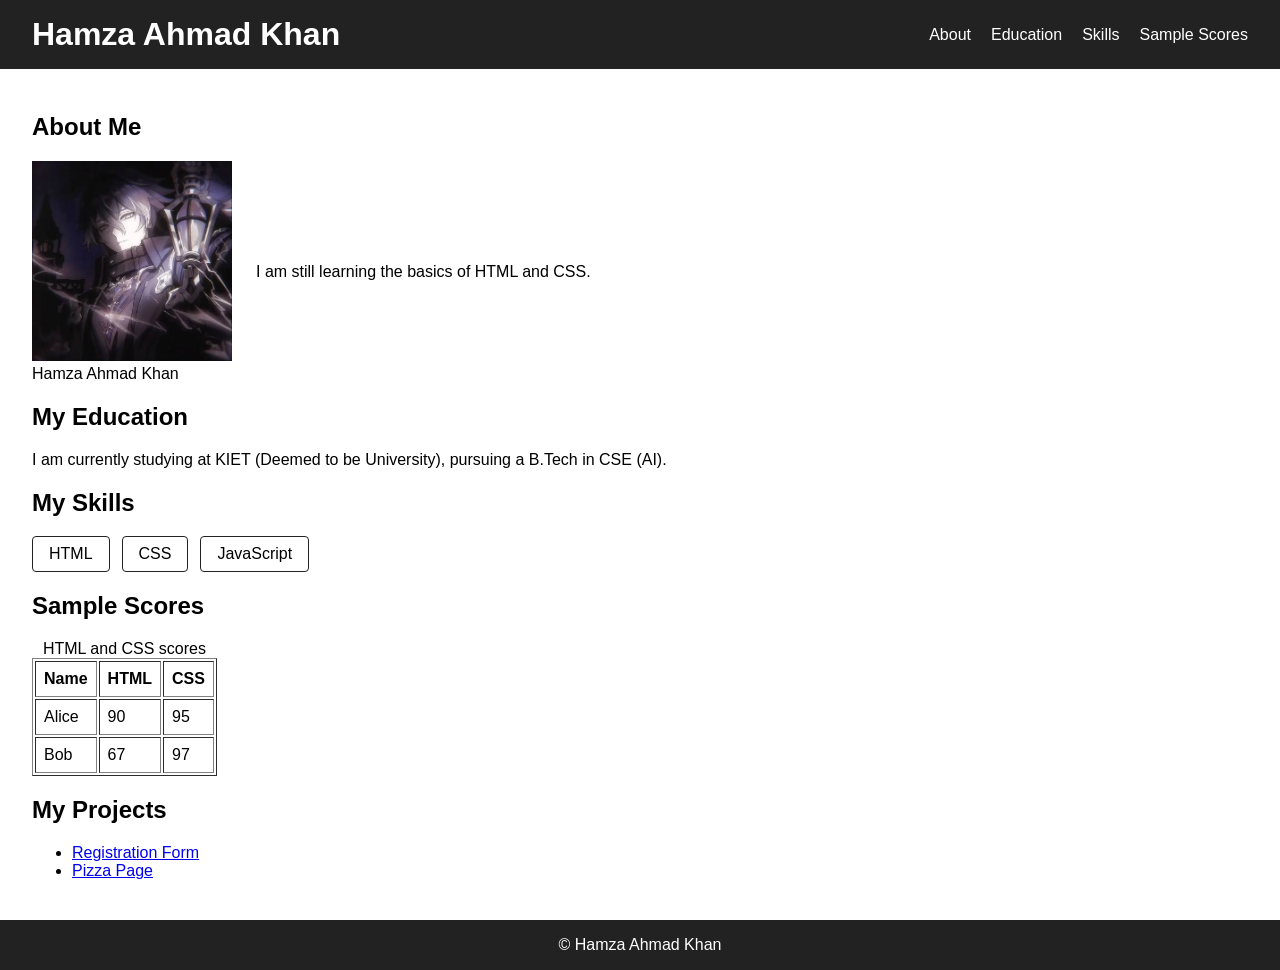
<file: index.html>
<!DOCTYPE html>
<html lang="en">
<head>
    <meta charset="UTF-8">
    <meta name="viewport" content="width=device-width, initial-scale=1.0">
    <title>Hamza Ahmad Khan | Portfolio</title>
    <style>
        * {
            box-sizing: border-box;
        }

        /* Page layout: header on top, footer pushed to the bottom */
        body {
            font-family: Arial, sans-serif;
            margin: 0;
            min-height: 100vh;
            display: flex;
            flex-direction: column;
        }

        /* Header: name on the left, navbar on the right */
        header {
            display: flex;
            justify-content: space-between;
            align-items: center;
            flex-wrap: wrap;
            gap: 12px;
            padding: 16px 32px;
            background: #222;
            color: white;
        }

        header h1 {
            margin: 0;
        }

        /* Navbar: list items in a row */
        nav ul {
            display: flex;
            gap: 20px;
            list-style: none;
            margin: 0;
            padding: 0;
        }

        nav a {
            color: white;
            text-decoration: none;
        }

        nav a:hover {
            text-decoration: underline;
        }

        /* Main takes up all the leftover space */
        main {
            flex: 1;
            padding: 24px 32px;
        }

        /* About: picture and text side by side */
        .about-content {
            display: flex;
            align-items: center;
            flex-wrap: wrap;
            gap: 24px;
        }

        figure {
            margin: 0;
        }

        /* Skills: shown as a row of boxes */
        #skills ul {
            display: flex;
            gap: 12px;
            list-style: none;
            padding: 0;
        }

        #skills li {
            padding: 8px 16px;
            border: 1px solid #222;
            border-radius: 4px;
        }

        footer {
            text-align: center;
            padding: 16px;
            background: #222;
            color: white;
        }

        footer p {
            margin: 0;
        }
    </style>
</head>
<body>

    <header>
        <h1>Hamza Ahmad Khan</h1>
        <nav>
            <ul>
                <li><a href="#about">About</a></li>
                <li><a href="#education">Education</a></li>
                <li><a href="#skills">Skills</a></li>
                <li><a href="#scores">Sample Scores</a></li>
            </ul>
        </nav>
    </header>

    <main>

        <section id="about">
            <h2>About Me</h2>
            <div class="about-content">
                <figure>
                    <img src="fli.jpg" alt="Profile picture of Hamza Ahmad Khan" width="200">
                    <figcaption>Hamza Ahmad Khan</figcaption>
                </figure>
                <p>I am still learning the basics of HTML and CSS.</p>
            </div>
        </section>

        <section id="education">
            <h2>My Education</h2>
            <p>
                I am currently studying at KIET (Deemed to be University),
                pursuing a B.Tech in CSE (AI).
            </p>
        </section>

        <section id="skills">
            <h2>My Skills</h2>
            <ul>
                <li>HTML</li>
                <li>CSS</li>
                <li>JavaScript</li>
            </ul>
        </section>

        <section id="scores">
            <h2>Sample Scores</h2>
            <table border="1" cellpadding="8">
                <caption>HTML and CSS scores</caption>
                <thead>
                    <tr>
                        <th scope="col">Name</th>
                        <th scope="col">HTML</th>
                        <th scope="col">CSS</th>
                    </tr>
                </thead>
                <tbody>
                    <tr>
                        <td>Alice</td>
                        <td>90</td>
                        <td>95</td>
                    </tr>
                    <tr>
                        <td>Bob</td>
                        <td>67</td>
                        <td>97</td>
                    </tr>
                </tbody>
            </table>
        </section>
        
        <section id="projects">
            <h2>My Projects</h2>
            <ul>
                <li><a href="layout/registration.html">Registration Form</a></li>
                <li><a href="layout/pizza/index.html">Pizza Page</a></li>
            </ul>
        </section>

    </main>
    </main>

    <footer>
        <p>&copy; Hamza Ahmad Khan</p>
    </footer>

</body>
</html>
</file>
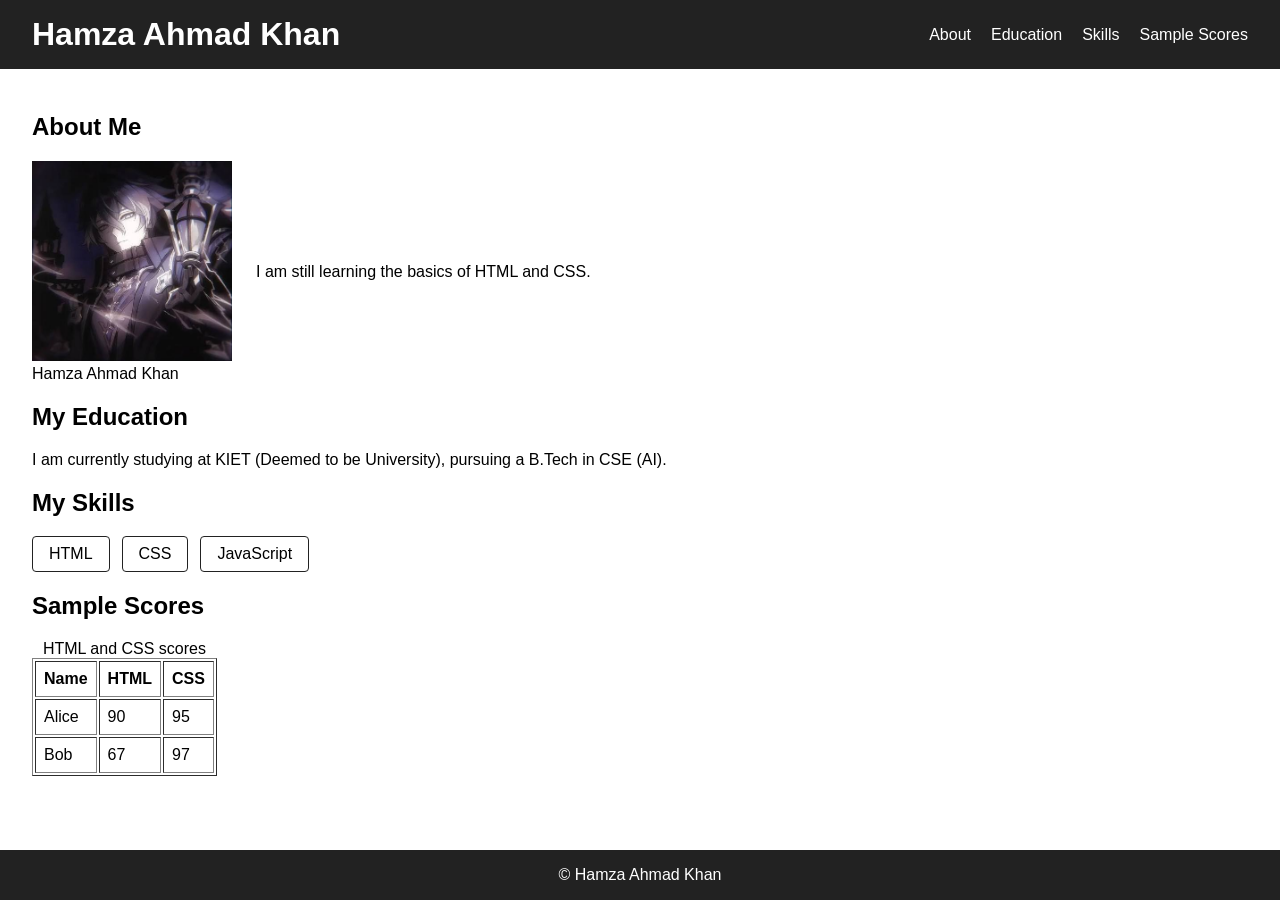
<file: layout/index.html>
<!DOCTYPE html>
<html lang="en">
<head>
    <meta charset="UTF-8">
    <meta name="viewport" content="width=device-width, initial-scale=1.0">
    <title>Hamza Ahmad Khan | Portfolio</title>
    <style>
        * {
            box-sizing: border-box;
        }

                body {
            font-family: Arial, sans-serif;
            margin: 0;
            min-height: 100vh;
            display: flex;
            flex-direction: column;
        }

                header {
            display: flex;
            justify-content: space-between;
            align-items: center;
            flex-wrap: wrap;
            gap: 12px;
            padding: 16px 32px;
            background: #222;
            color: white;
        }

        header h1 {
            margin: 0;
        }

                nav ul {
            display: flex;
            gap: 20px;
            list-style: none;
            margin: 0;
            padding: 0;
        }

        nav a {
            color: white;
            text-decoration: none;
        }

        nav a:hover {
            text-decoration: underline;
        }

                main {
            flex: 1;
            padding: 24px 32px;
        }

                .about-content {
            display: flex;
            align-items: center;
            flex-wrap: wrap;
            gap: 24px;
        }

        figure {
            margin: 0;
        }

        #skills ul {
            display: flex;
            gap: 12px;
            list-style: none;
            padding: 0;
        }

        #skills li {
            padding: 8px 16px;
            border: 1px solid #222;
            border-radius: 4px;
        }

        footer {
            text-align: center;
            padding: 16px;
            background: #222;
            color: white;
        }

        footer p {
            margin: 0;
        }
    </style>
</head>
<body>

    <header>
        <h1>Hamza Ahmad Khan</h1>
        <nav>
            <ul>
                <li><a href="#about">About</a></li>
                <li><a href="#education">Education</a></li>
                <li><a href="#skills">Skills</a></li>
                <li><a href="#scores">Sample Scores</a></li>
            </ul>
        </nav>
    </header>

    <main>

        <section id="about">
            <h2>About Me</h2>
            <div class="about-content">
                <figure>
                    <img src="fli.jpg" alt="Profile picture of Hamza Ahmad Khan" width="200">
                    <figcaption>Hamza Ahmad Khan</figcaption>
                </figure>
                <p>I am still learning the basics of HTML and CSS.</p>
            </div>
        </section>

        <section id="education">
            <h2>My Education</h2>
            <p>
                I am currently studying at KIET (Deemed to be University),
                pursuing a B.Tech in CSE (AI).
            </p>
        </section>

        <section id="skills">
            <h2>My Skills</h2>
            <ul>
                <li>HTML</li>
                <li>CSS</li>
                <li>JavaScript</li>
            </ul>
        </section>

        <section id="scores">
            <h2>Sample Scores</h2>
            <table border="1" cellpadding="8">
                <caption>HTML and CSS scores</caption>
                <thead>
                    <tr>
                        <th scope="col">Name</th>
                        <th scope="col">HTML</th>
                        <th scope="col">CSS</th>
                    </tr>
                </thead>
                <tbody>
                    <tr>
                        <td>Alice</td>
                        <td>90</td>
                        <td>95</td>
                    </tr>
                    <tr>
                        <td>Bob</td>
                        <td>67</td>
                        <td>97</td>
                    </tr>
                </tbody>
            </table>
        </section>

    </main>

    <footer>
        <p>&copy; Hamza Ahmad Khan</p>
    </footer>

</body>
</html>
</file>
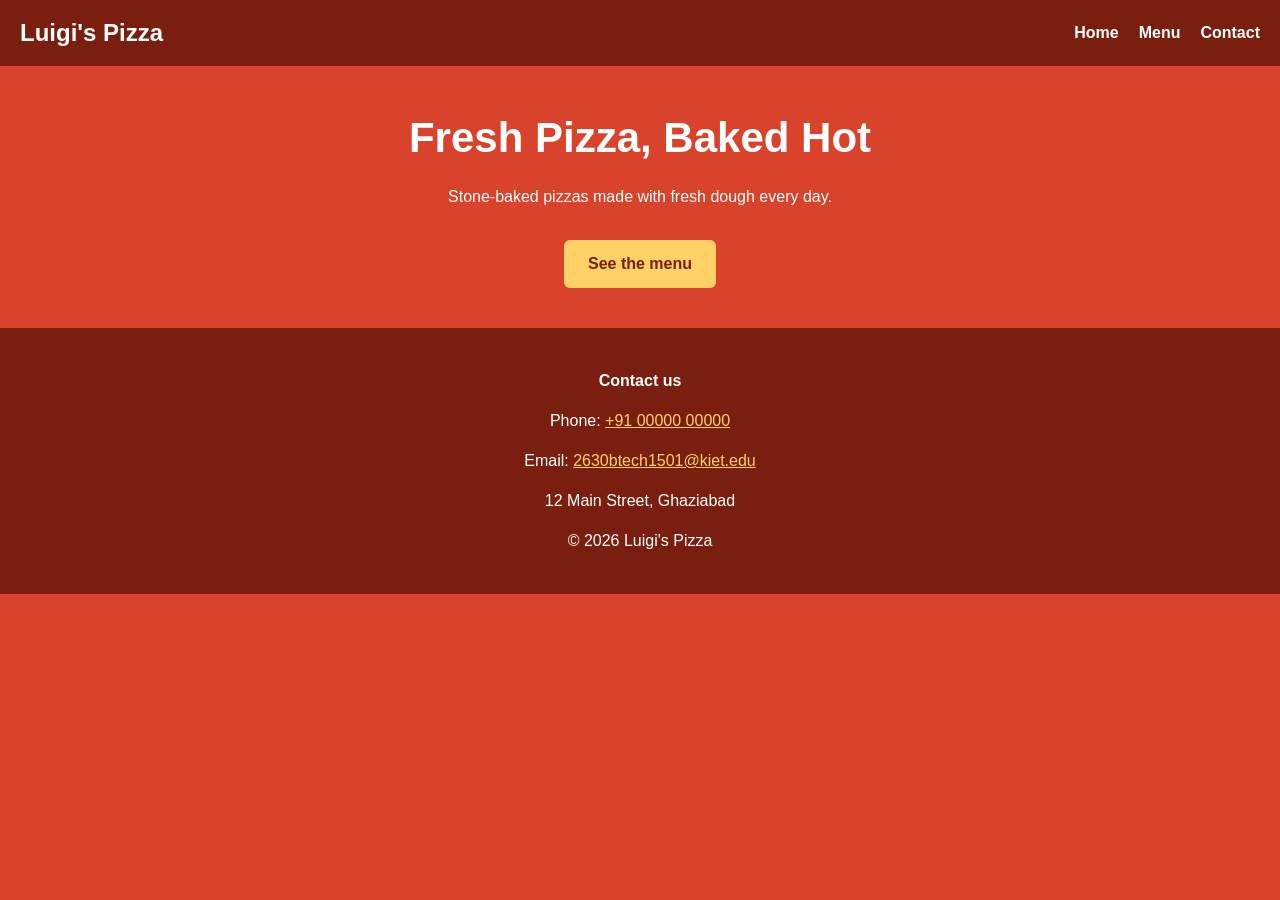
<file: layout/pizza/index.html>
<!DOCTYPE html>
<html lang="en">
<head>
  <meta charset="UTF-8">
  <meta name="viewport" content="width=device-width, initial-scale=1">
  <title>Luigi's Pizza</title>
  <link rel="stylesheet" href="style.css">
</head>
<body>

  <nav>
    <div class="logo">Luigi's Pizza</div>
    <ul>
      <li><a href="index.html">Home</a></li>
      <li><a href="menu.html">Menu</a></li>
      <li><a href="#contact">Contact</a></li>
    </ul>
  </nav>

  <header>
    <h1>Fresh Pizza, Baked Hot</h1>
    <p>Stone-baked pizzas made with fresh dough every day.</p>
    <a class="button" href="menu.html">See the menu</a>
  </header>

  <footer id="contact">
    <p><strong>Contact us</strong></p>
    <p>Phone: <a href="tel:+910000000000">+91 00000 00000</a></p>
    <p>Email: <a href="mailto:2630btech1501@kiet.edu">2630btech1501@kiet.edu</a></p>
    <p>12 Main Street, Ghaziabad</p>
    <p>&copy; 2026 Luigi's Pizza</p>
  </footer>

</body>
</html>
</file>
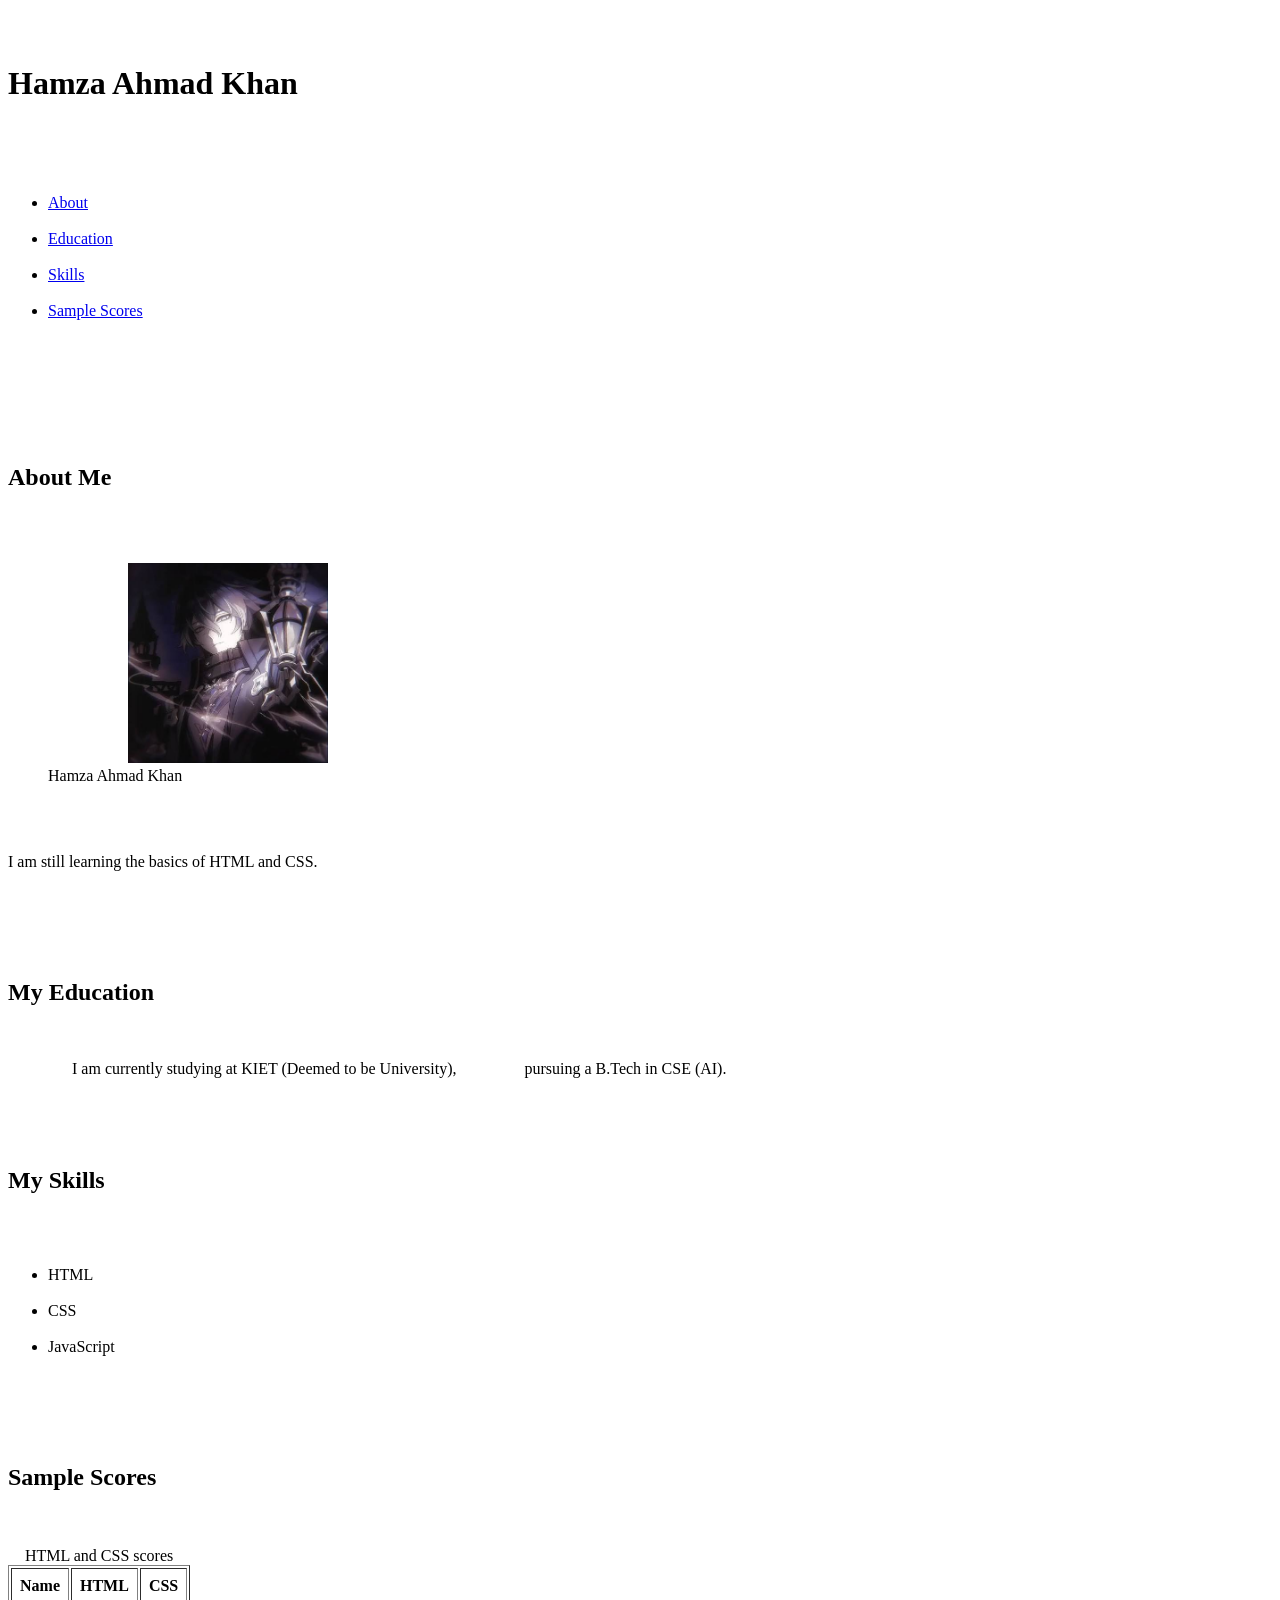
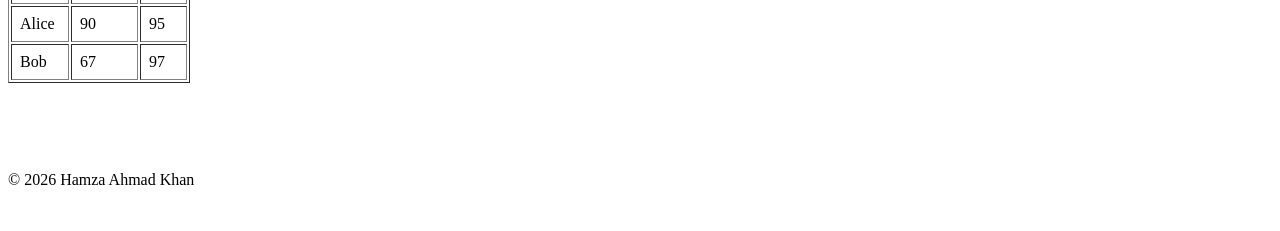
<file: resume.html>
<!DOCTYPE html>
<html lang="en">
<head>
    <meta charset="UTF-8">
    <meta name="viewport" content="width=device-width, initial-scale=1.0">
    <title>Hamza Ahmad Khan | Portfolio</title>
    <style>
        * {
            box-sizing: border-box;
        }

        /* Page layout: header on top, footer pushed to the bottom */
        body {
            font-family: Arial, sans-serif;
            margin: 0;
            min-height: 100vh;
            display: flex;
            flex-direction: column;
        }

        /* Header: name on the left, navbar on the right */
        header {
            display: flex;
            justify-content: space-between;
            align-items: center;
            flex-wrap: wrap;
            gap: 12px;
            padding: 16px 32px;
            background: #222;
            color: white;
        }

        header h1 {
            margin: 0;
        }

        /* Navbar: list items in a row */
        nav ul {
            display: flex;
            gap: 20px;
            list-style: none;
            margin: 0;
            padding: 0;
        }

        nav a {
            color: white;
            text-decoration: none;
        }

        nav a:hover {
            text-decoration: underline;
        }

        /* Main takes up all the leftover space */
        main {
            flex: 1;
            padding: 24px 32px;
        }

        /* About: picture and text side by side */
        .about-content {
            display: flex;
            align-items: center;
            flex-wrap: wrap;
            gap: 24px;
        }

        figure {
            margin: 0;
        }

        /* Skills: shown as a row of boxes */
        #skills ul {
            display: flex;
            gap: 12px;
            list-style: none;
            padding: 0;
        }

        #skills li {
            padding: 8px 16px;
            border: 1px solid #222;
            border-radius: 4px;
        }

        footer {
            text-align: center;
            padding: 16px;
            background: #222;
            color: white;
        }

        footer p {
            margin: 0;
        }
    </style>
</head>
<body>

    <header>
        <h1>Hamza Ahmad Khan</h1>
        <nav>
            <ul>
                <li><a href="#about">About</a></li>
                <li><a href="#education">Education</a></li>
                <li><a href="#skills">Skills</a></li>
                <li><a href="#scores">Sample Scores</a></li>
            </ul>
        </nav>
    </header>

    <main>

        <section id="about">
            <h2>About Me</h2>
            <div class="about-content">
                <figure>
                    <img src="fli.jpg" alt="Profile picture of Hamza Ahmad Khan" width="200">
                    <figcaption>Hamza Ahmad Khan</figcaption>
                </figure>
                <p>I am still learning the basics of HTML and CSS.</p>
            </div>
        </section>

        <section id="education">
            <h2>My Education</h2>
            <p>
                I am currently studying at KIET (Deemed to be University),
                pursuing a B.Tech in CSE (AI).
            </p>
        </section>

        <section id="skills">
            <h2>My Skills</h2>
            <ul>
                <li>HTML</li>
                <li>CSS</li>
                <li>JavaScript</li>
            </ul>
        </section>

        <section id="scores">
            <h2>Sample Scores</h2>
            <table border="1" cellpadding="8">
                <caption>HTML and CSS scores</caption>
                <thead>
                    <tr>
                        <th scope="col">Name</th>
                        <th scope="col">HTML</th>
                        <th scope="col">CSS</th>
                    </tr>
                </thead>
                <tbody>
                    <tr>
                        <td>Alice</td>
                        <td>90</td>
                        <td>95</td>
                    </tr>
                    <tr>
                        <td>Bob</td>
                        <td>67</td>
                        <td>97</td>
                    </tr>
                </tbody>
            </table>
        </section>

    </main>

    <footer>
        <p>&copy; 2026 Hamza Ahmad Khan</p>
    </footer>

</body>
</html>
</file>
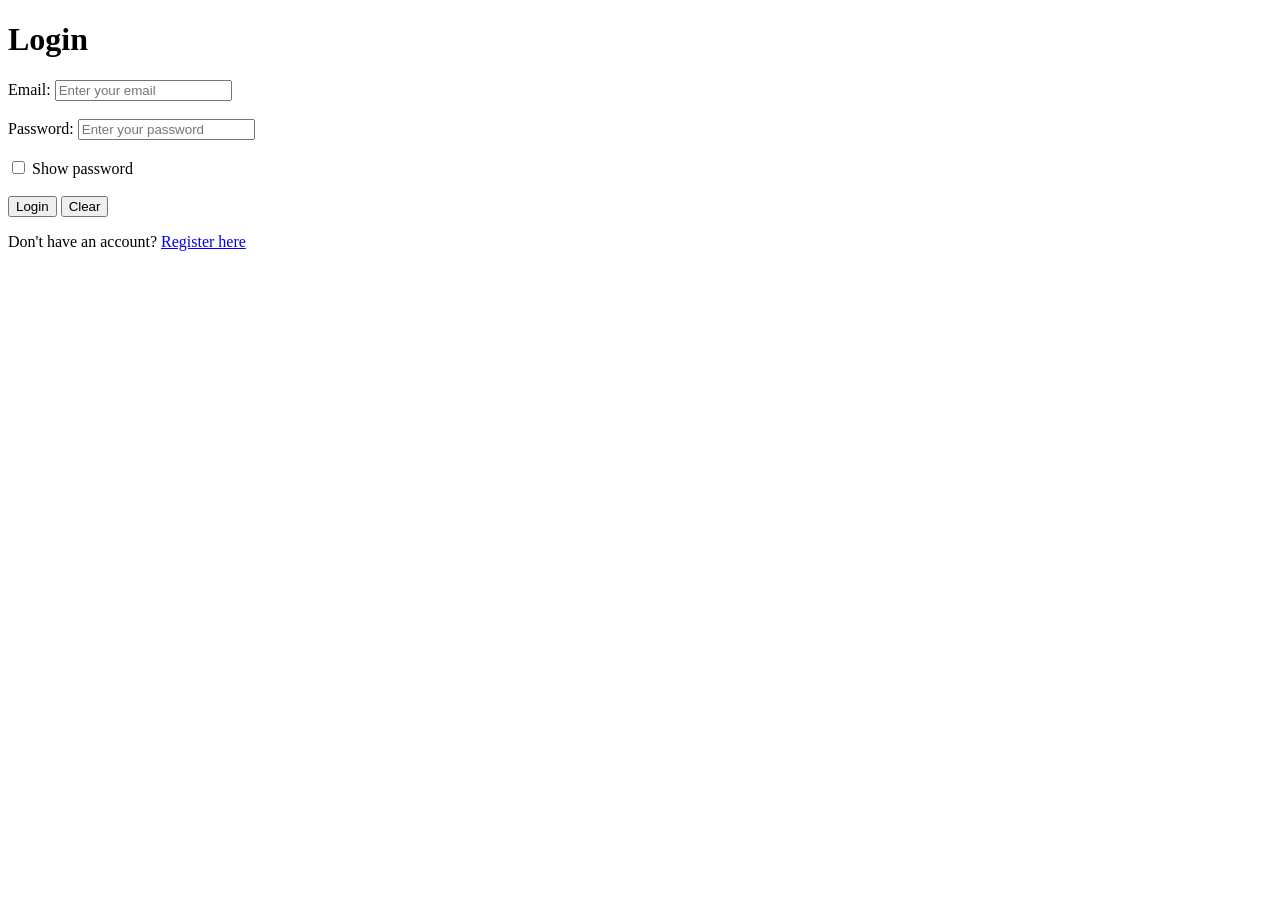
<file: layout/login only.html>
<!DOCTYPE html>
<html lang="en">
<head>
  <meta charset="UTF-8">
  <meta name="viewport" content="width=device-width, initial-scale=1.0">
  <title>Login</title>
</head>
<body>
  <h1>Login</h1>
  <form action="/login" method="POST">
    <label for="email">Email:</label>
    <input type="email" id="email" name="email" placeholder="Enter your email" required><br><br>
 
    <label for="password">Password:</label>
    <input type="password" id="password" name="password" placeholder="Enter your password" minlength="8" required><br><br>
 
    <input type="checkbox" id="show" onclick="togglePassword()">
    <label for="show">Show password</label><br><br>
 
    <input type="submit" value="Login">
    <input type="reset" value="Clear">
  </form>
 
  <p>Don't have an account? <a href="registration.html">Register here</a></p>
 
  <script>
    function togglePassword() {
      const pass = document.getElementById("password");
      pass.type = pass.type === "password" ? "text" : "password";
    }
  </script>
</body>
</html>
</file>
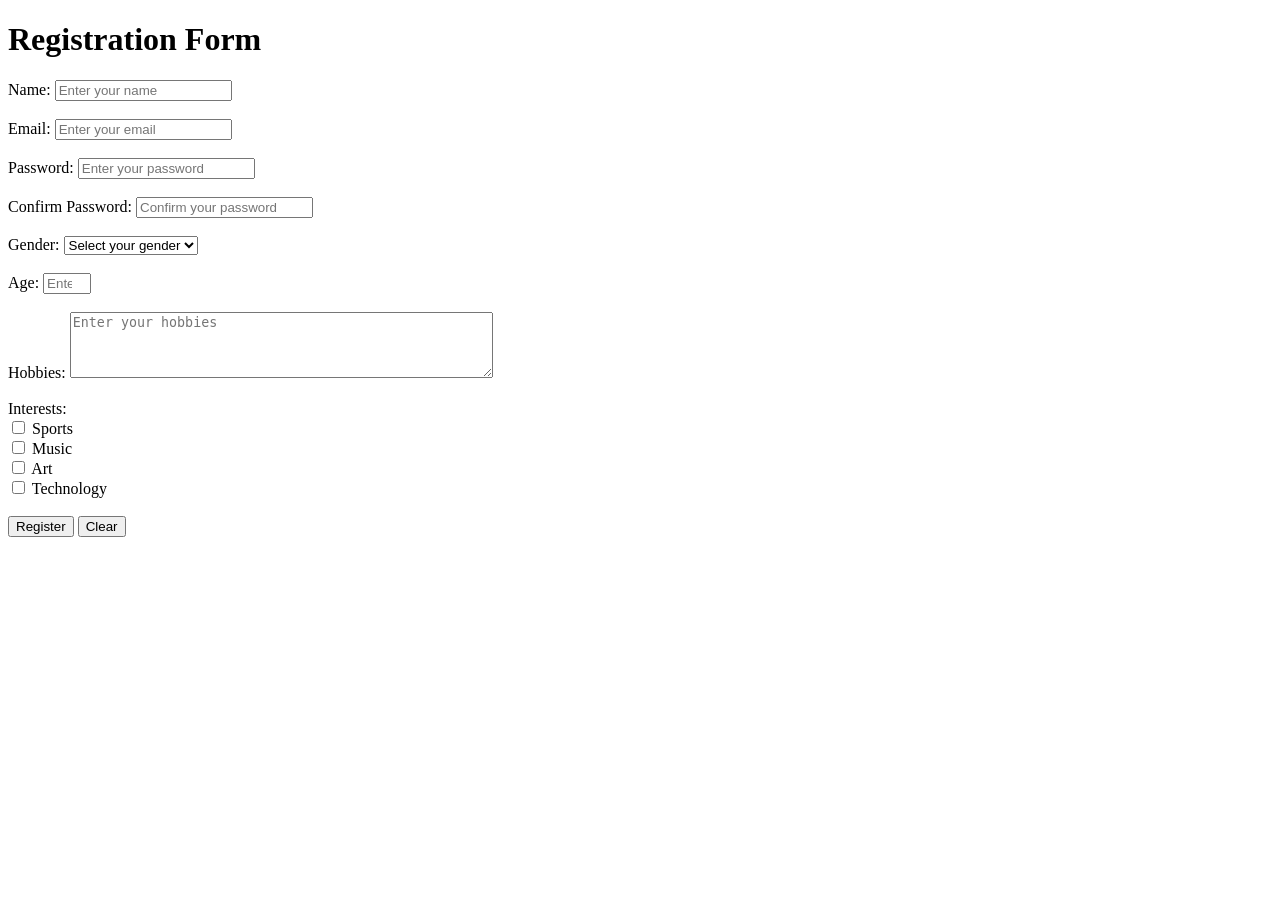
<file: layout/registration.html>
<!DOCTYPE html>
<html lang="en">
<head>
  <meta charset="UTF-8">
  <meta name="viewport" content="width=device-width, initial-scale=1.0">
  <title>Registration Form</title>
</head>
<body>
  <h1>Registration Form</h1>
  <form action="/submit" method="POST">
    <label for="name">Name:</label>
    <input type="text" id="name" name="name" placeholder="Enter your name" required><br><br>

    <label for="email">Email:</label>
    <input type="email" id="email" name="email" placeholder="Enter your email" required><br><br>

    <label for="password">Password:</label>
    <input type="password" id="password" name="password" placeholder="Enter your password" minlength="8" required><br><br>

    <label for="confirm">Confirm Password:</label>
    <input type="password" id="confirm" name="confirm" placeholder="Confirm your password" minlength="8" required><br><br>

    <label for="gender">Gender:</label>
    <select id="gender" name="gender" required>
      <option value="">Select your gender</option>
      <option value="male">Male</option>
      <option value="female">Female</option>
      <option value="other">Other</option>
    </select><br><br>

    <label for="age">Age:</label>
    <input type="number" id="age" name="age" placeholder="Enter your age" min="18" max="99" required><br><br>

    <label for="hobbies">Hobbies:</label>
    <textarea id="hobbies" name="hobbies" placeholder="Enter your hobbies" rows="4" cols="50" required></textarea><br><br>

    <label>Interests:</label><br>
    <input type="checkbox" id="sports" name="interests" value="sports">
    <label for="sports">Sports</label><br>
    <input type="checkbox" id="music" name="interests" value="music">
    <label for="music">Music</label><br>
    <input type="checkbox" id="art" name="interests" value="art">
    <label for="art">Art</label><br>
    <input type="checkbox" id="technology" name="interests" value="technology">
    <label for="technology">Technology</label><br><br>

    <input type="submit" value="Register">
    <input type="reset" value="Clear">
  </form>

  <script>
    document.querySelector("form").addEventListener("submit", function (e) {
      const pass = document.getElementById("password").value;
      const confirm = document.getElementById("confirm").value;
      if (pass !== confirm) {
        e.preventDefault();
        alert("Passwords do not match!");
      }
    });
  </script>
</body>
</html>
</file>
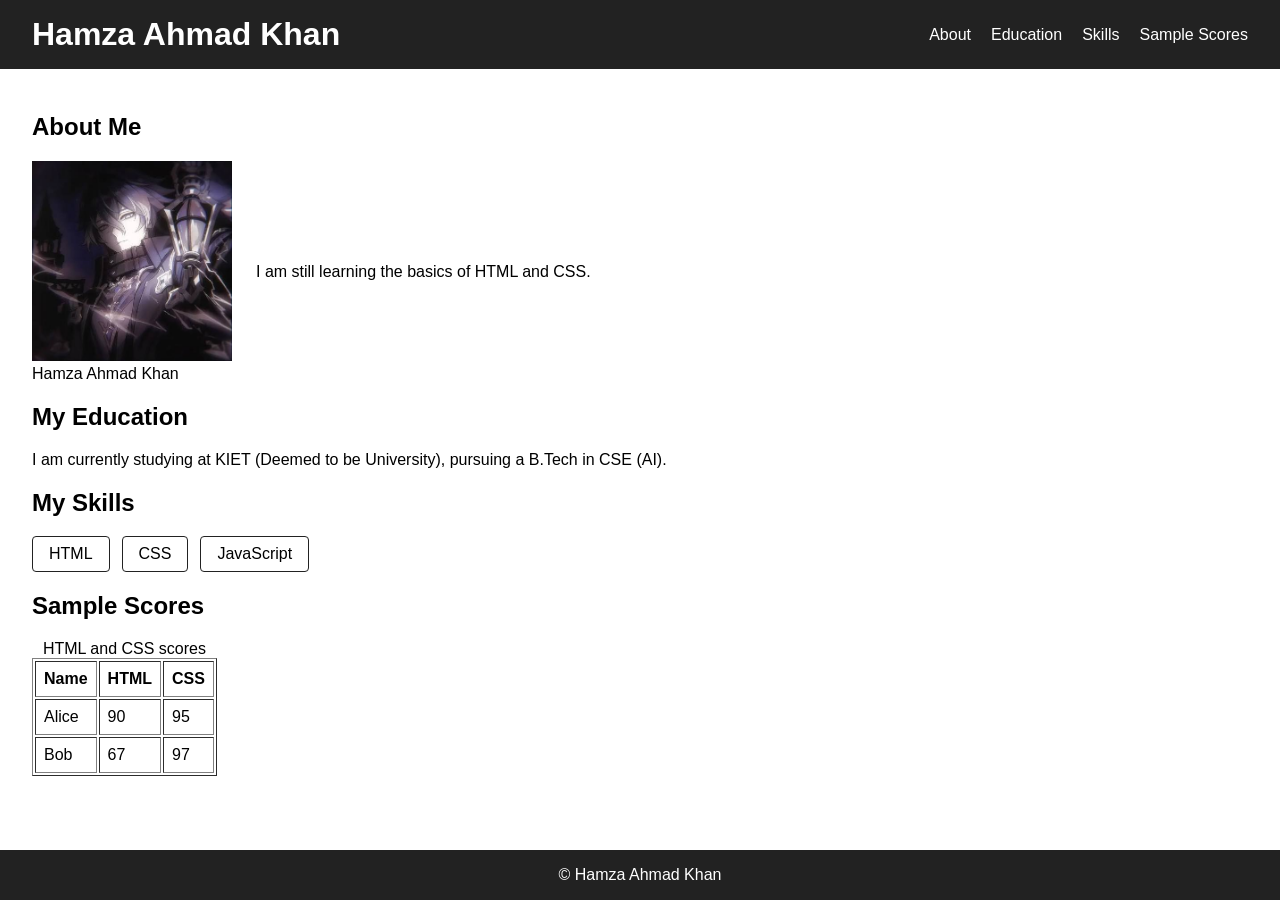
<file: layout/resume.html>
<!DOCTYPE html>
<html lang="en">
<head>
    <meta charset="UTF-8">
    <meta name="viewport" content="width=device-width, initial-scale=1.0">
    <title>Hamza Ahmad Khan | Portfolio</title>
    <style>
        * {
            box-sizing: border-box;
        }

        /* Page layout: header on top, footer pushed to the bottom */
        body {
            font-family: Arial, sans-serif;
            margin: 0;
            min-height: 100vh;
            display: flex;
            flex-direction: column;
        }

        /* Header: name on the left, navbar on the right */
        header {
            display: flex;
            justify-content: space-between;
            align-items: center;
            flex-wrap: wrap;
            gap: 12px;
            padding: 16px 32px;
            background: #222;
            color: white;
        }

        header h1 {
            margin: 0;
        }

        /* Navbar: list items in a row */
        nav ul {
            display: flex;
            gap: 20px;
            list-style: none;
            margin: 0;
            padding: 0;
        }

        nav a {
            color: white;
            text-decoration: none;
        }

        nav a:hover {
            text-decoration: underline;
        }

        /* Main takes up all the leftover space */
        main {
            flex: 1;
            padding: 24px 32px;
        }

        /* About: picture and text side by side */
        .about-content {
            display: flex;
            align-items: center;
            flex-wrap: wrap;
            gap: 24px;
        }

        figure {
            margin: 0;
        }

        /* Skills: shown as a row of boxes */
        #skills ul {
            display: flex;
            gap: 12px;
            list-style: none;
            padding: 0;
        }

        #skills li {
            padding: 8px 16px;
            border: 1px solid #222;
            border-radius: 4px;
        }

        footer {
            text-align: center;
            padding: 16px;
            background: #222;
            color: white;
        }

        footer p {
            margin: 0;
        }
    </style>
</head>
<body>

    <header>
        <h1>Hamza Ahmad Khan</h1>
        <nav>
            <ul>
                <li><a href="#about">About</a></li>
                <li><a href="#education">Education</a></li>
                <li><a href="#skills">Skills</a></li>
                <li><a href="#scores">Sample Scores</a></li>
            </ul>
        </nav>
    </header>

    <main>

        <section id="about">
            <h2>About Me</h2>
            <div class="about-content">
                <figure>
                    <img src="fli.jpg" alt="Profile picture of Hamza Ahmad Khan" width="200">
                    <figcaption>Hamza Ahmad Khan</figcaption>
                </figure>
                <p>I am still learning the basics of HTML and CSS.</p>
            </div>
        </section>

        <section id="education">
            <h2>My Education</h2>
            <p>
                I am currently studying at KIET (Deemed to be University),
                pursuing a B.Tech in CSE (AI).
            </p>
        </section>

        <section id="skills">
            <h2>My Skills</h2>
            <ul>
                <li>HTML</li>
                <li>CSS</li>
                <li>JavaScript</li>
            </ul>
        </section>

        <section id="scores">
            <h2>Sample Scores</h2>
            <table border="1" cellpadding="8">
                <caption>HTML and CSS scores</caption>
                <thead>
                    <tr>
                        <th scope="col">Name</th>
                        <th scope="col">HTML</th>
                        <th scope="col">CSS</th>
                    </tr>
                </thead>
                <tbody>
                    <tr>
                        <td>Alice</td>
                        <td>90</td>
                        <td>95</td>
                    </tr>
                    <tr>
                        <td>Bob</td>
                        <td>67</td>
                        <td>97</td>
                    </tr>
                </tbody>
            </table>
        </section>

    </main>

    <footer>
        <p>&copy; Hamza Ahmad Khan</p>
    </footer>

</body>
</html>
</file>
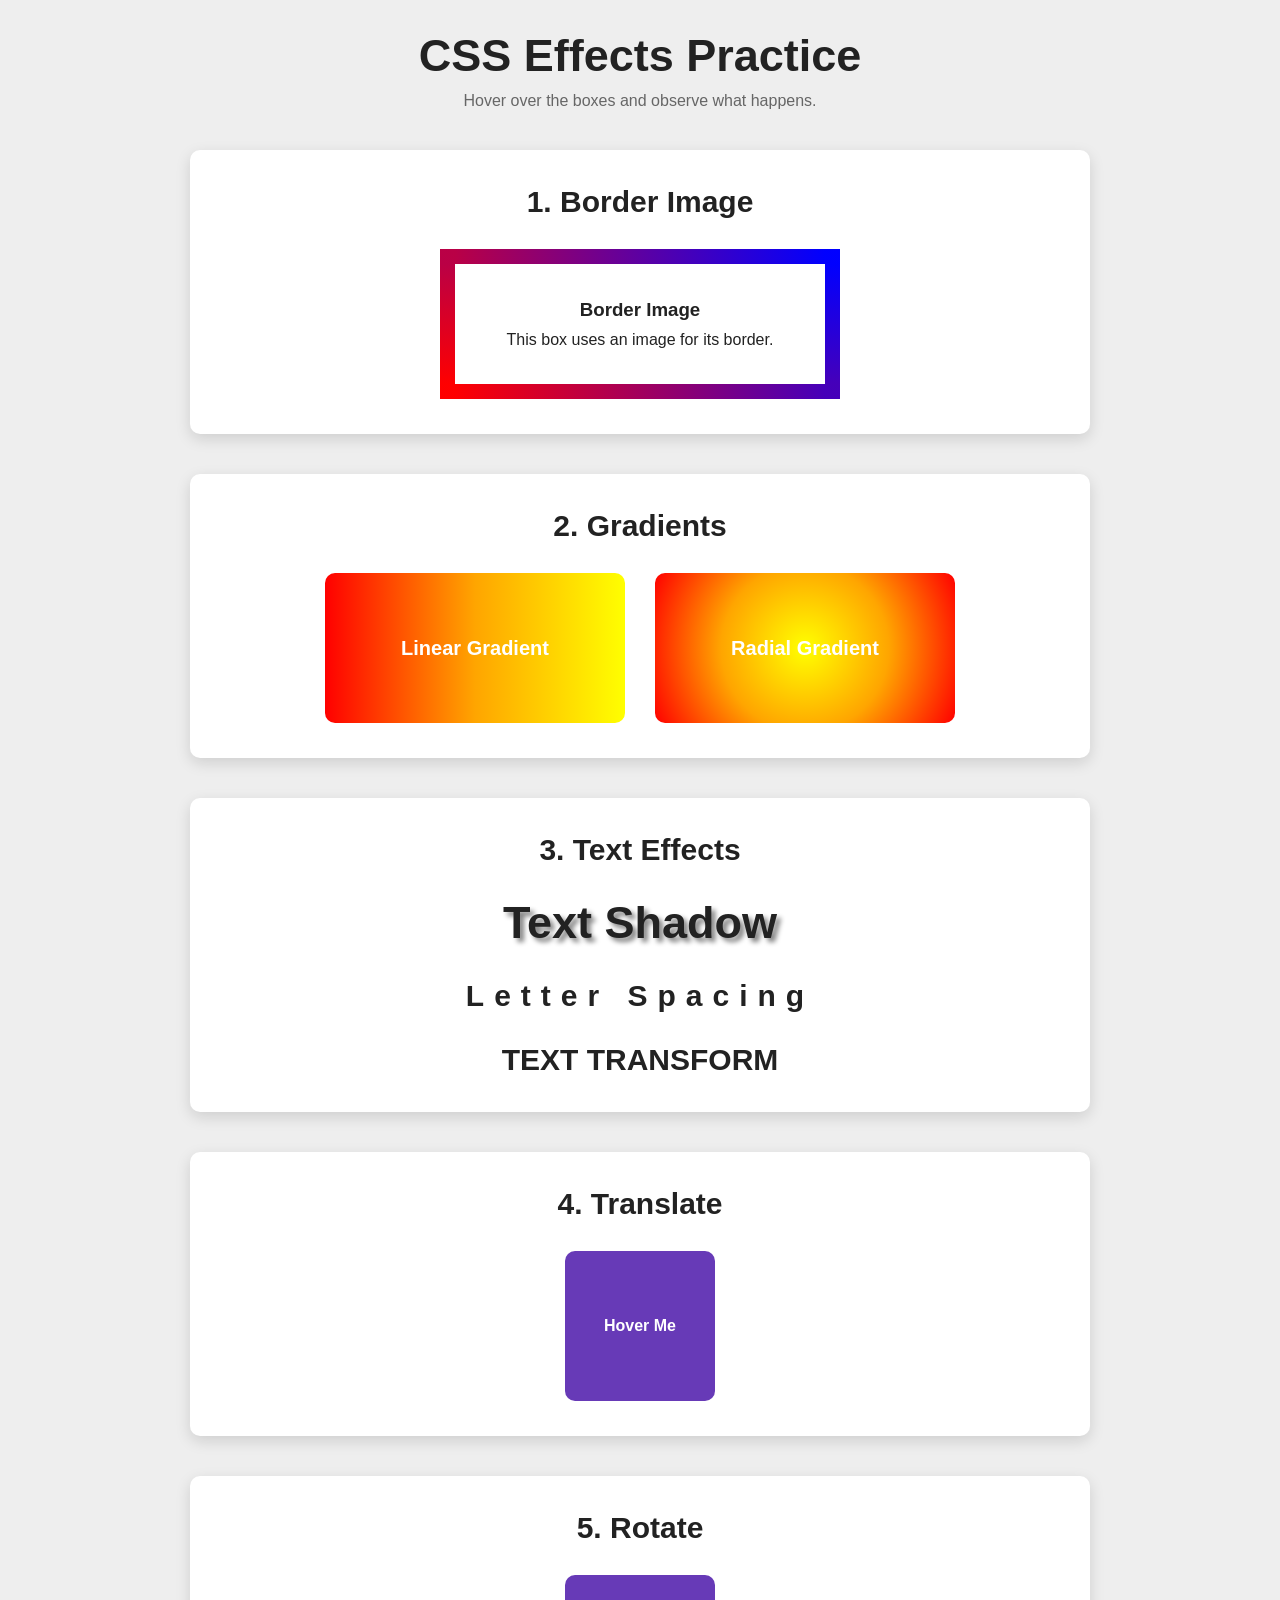
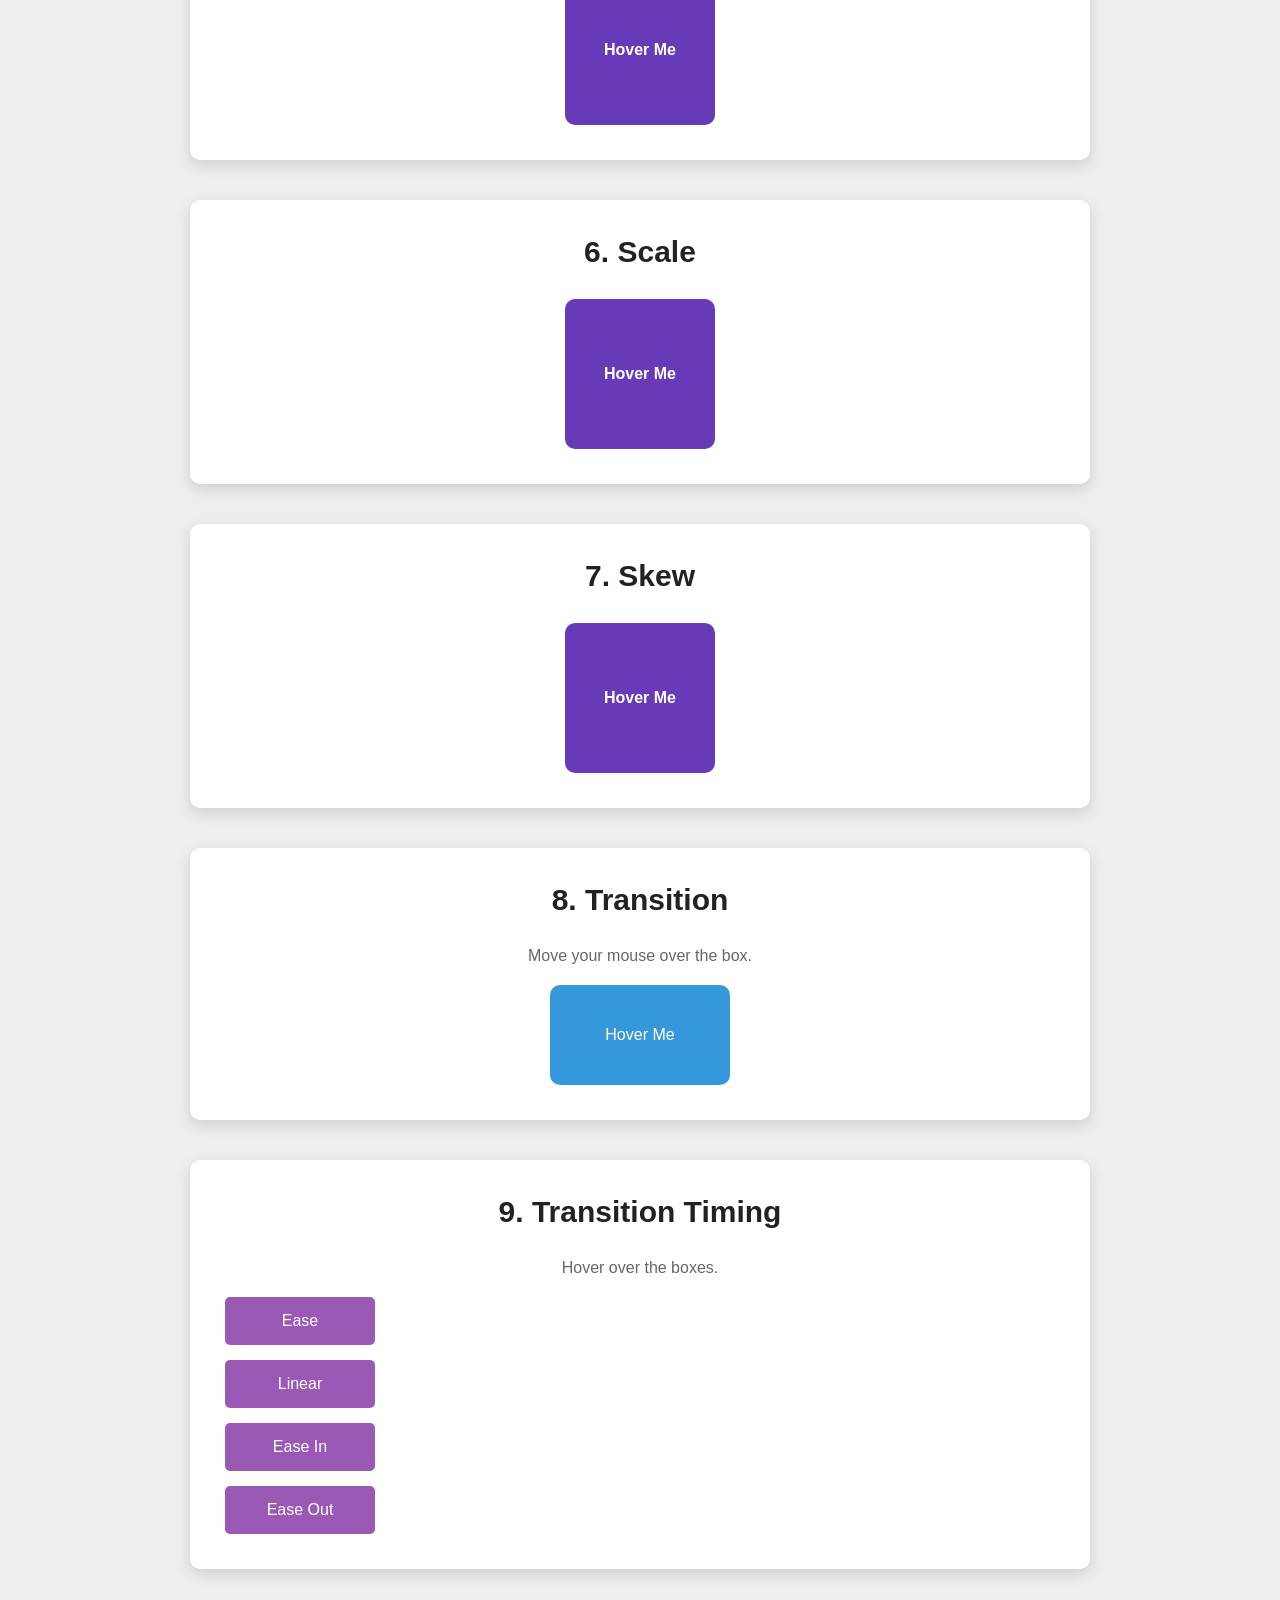
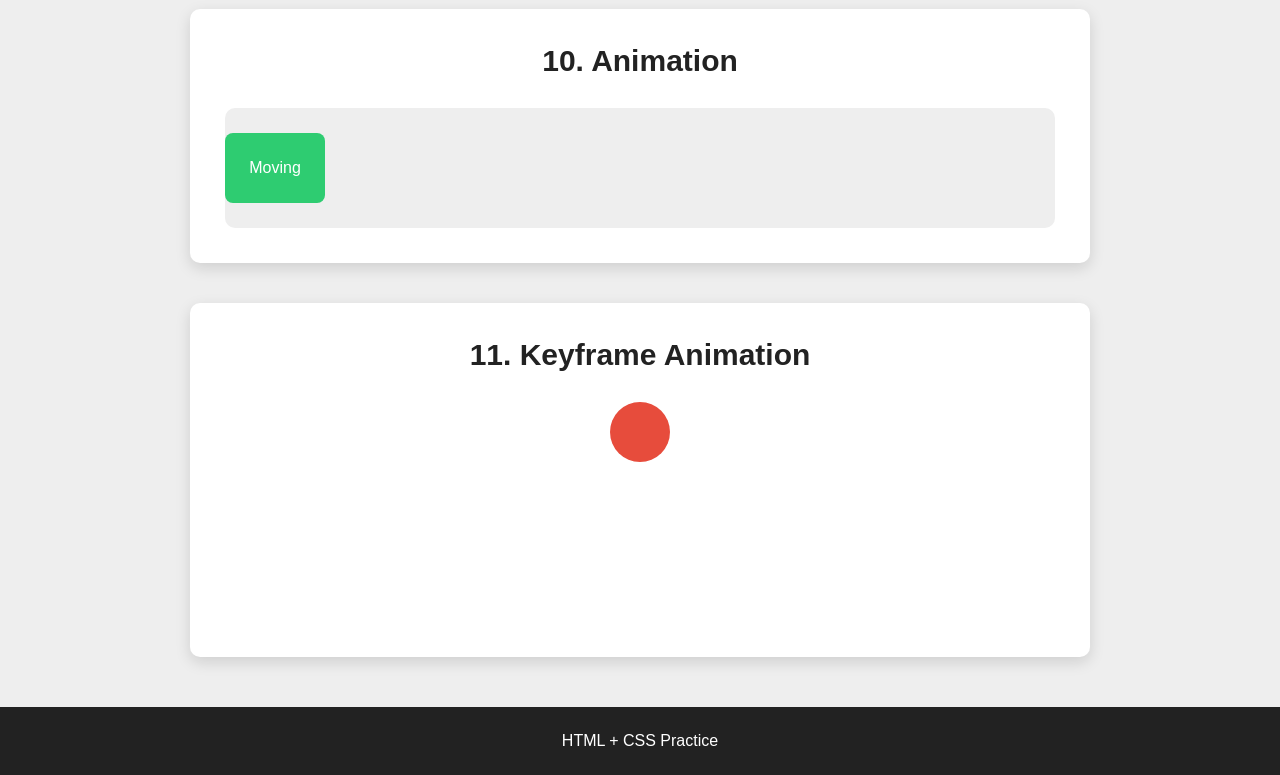
<file: layout/gradients/design.html>
<!DOCTYPE html>
<html lang="en">

<head>

    <meta charset="UTF-8">

    <meta name="viewport" content="width=device-width, initial-scale=1.0">

    <title>CSS Effects Practice</title>

    <link rel="stylesheet" href="design.css">

</head>

<body>

    <h1>CSS Effects Practice</h1>

    <p class="intro">
        Hover over the boxes and observe what happens.
    </p>

    <section>

        <h2>1. Border Image</h2>

        <div class="border-image-box">

            <h3>Border Image</h3>

            <p>
                This box uses an image for its border.
            </p>

        </div>

    </section>


    <section>

        <h2>2. Gradients</h2>

        <div class="boxes">

            <div class="box linear">
                Linear Gradient
            </div>

            <div class="box radial">
                Radial Gradient
            </div>

        </div>

    </section>


    <section>

        <h2>3. Text Effects</h2>

        <div class="text-box">

            <h3 class="shadow">
                Text Shadow
            </h3>

            <h3 class="spacing">
                Letter Spacing
            </h3>

            <h3 class="uppercase">
                text transform
            </h3>

        </div>

    </section>


    <section>

        <h2>4. Translate</h2>

        <div class="boxes">

            <div class="transform-box translate">
                Hover Me
            </div>

        </div>

    </section>



    <section>

        <h2>5. Rotate</h2>

        <div class="boxes">

            <div class="transform-box rotate">
                Hover Me
            </div>

        </div>

    </section>



    <section>

        <h2>6. Scale</h2>

        <div class="boxes">

            <div class="transform-box scale">
                Hover Me
            </div>

        </div>

    </section>



    <section>

        <h2>7. Skew</h2>

        <div class="boxes">

            <div class="transform-box skew">
                Hover Me
            </div>

        </div>

    </section>



    <section>

        <h2>8. Transition</h2>

        <p class="instruction">
            Move your mouse over the box.
        </p>

        <div class="transition-box">
            Hover Me
        </div>

    </section>



    <section>

        <h2>9. Transition Timing</h2>

        <p class="instruction">
            Hover over the boxes.
        </p>

        <div class="timing-boxes">

            <div class="timing ease">
                Ease
            </div>

            <div class="timing linear-timing">
                Linear
            </div>

            <div class="timing ease-in">
                Ease In
            </div>

            <div class="timing ease-out">
                Ease Out
            </div>

        </div>

    </section>


    <section>

        <h2>10. Animation</h2>

        <div class="animation-area">

            <div class="moving-box">
                Moving
            </div>

        </div>

    </section>



    <section>

        <h2>11. Keyframe Animation</h2>

        <div class="bounce-area">

            <div class="ball"></div>

        </div>

    </section>


    <footer>

        <p>
            HTML + CSS Practice
        </p>

    </footer>


</body>

</html>
</file>
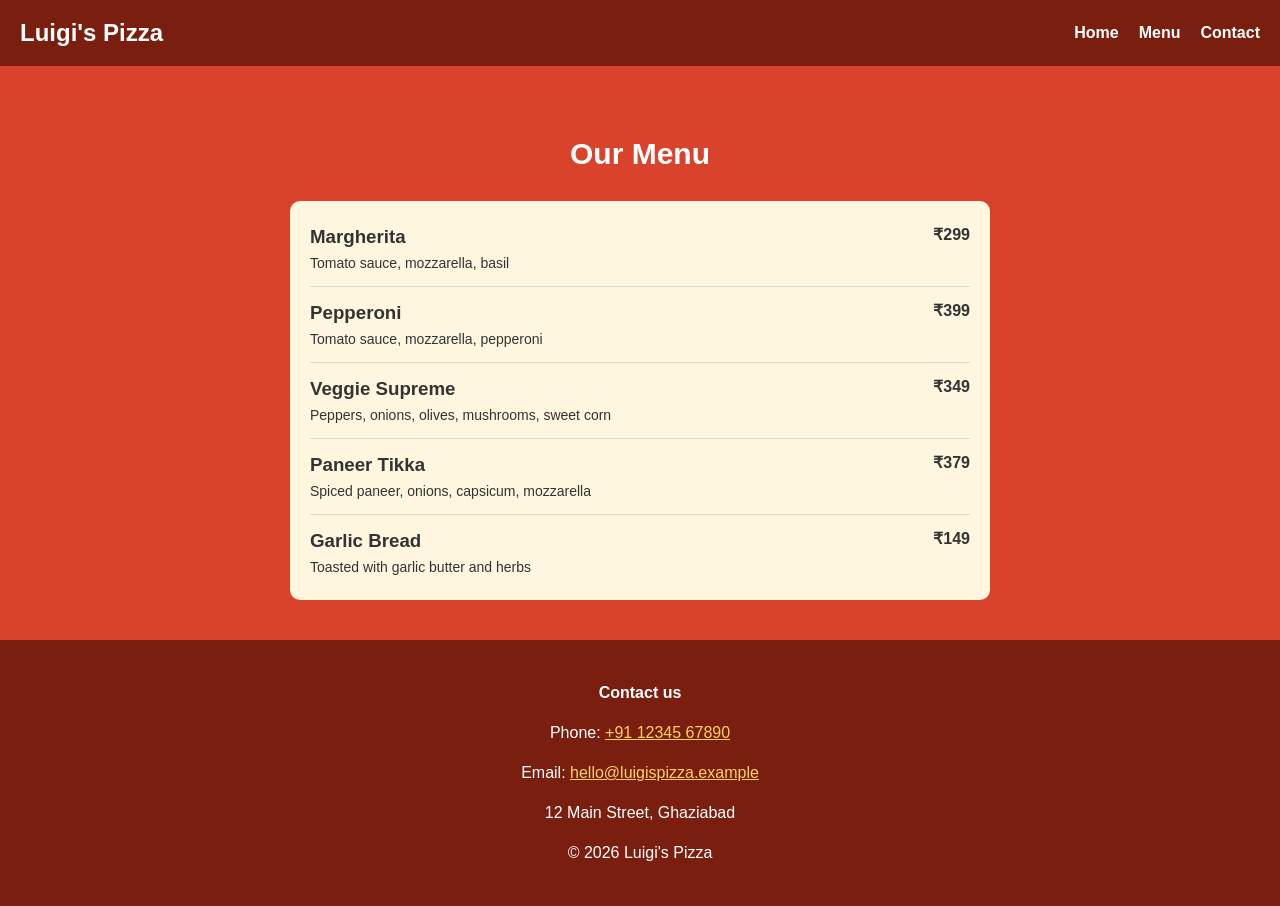
<file: layout/pizza/menu.html>
<!DOCTYPE html>
<html lang="en">
<head>
  <meta charset="UTF-8">
  <meta name="viewport" content="width=device-width, initial-scale=1">
  <title>Menu - Luigi's Pizza</title>
  <link rel="stylesheet" href="style.css">
</head>
<body>

  <nav>
    <div class="logo">Luigi's Pizza</div>
    <ul>
      <li><a href="index.html">Home</a></li>
      <li><a href="menu.html">Menu</a></li>
      <li><a href="#contact">Contact</a></li>
    </ul>
  </nav>

  <section>
    <h2>Our Menu</h2>
    <div class="menu-box">
      <div class="item">
        <div>
          <h3>Margherita</h3>
          <p>Tomato sauce, mozzarella, basil</p>
        </div>
        <span class="price">₹299</span>
      </div>
      <div class="item">
        <div>
          <h3>Pepperoni</h3>
          <p>Tomato sauce, mozzarella, pepperoni</p>
        </div>
        <span class="price">₹399</span>
      </div>
      <div class="item">
        <div>
          <h3>Veggie Supreme</h3>
          <p>Peppers, onions, olives, mushrooms, sweet corn</p>
        </div>
        <span class="price">₹349</span>
      </div>
      <div class="item">
        <div>
          <h3>Paneer Tikka</h3>
          <p>Spiced paneer, onions, capsicum, mozzarella</p>
        </div>
        <span class="price">₹379</span>
      </div>
      <div class="item">
        <div>
          <h3>Garlic Bread</h3>
          <p>Toasted with garlic butter and herbs</p>
        </div>
        <span class="price">₹149</span>
      </div>
    </div>
  </section>

  <footer id="contact">
    <p><strong>Contact us</strong></p>
    <p>Phone: <a href="tel:+911234567890">+91 12345 67890</a></p>
    <p>Email: <a href="mailto:hello@luigispizza.example">hello@luigispizza.example</a></p>
    <p>12 Main Street, Ghaziabad</p>
    <p>&copy; 2026 Luigi's Pizza</p>
  </footer>

</body>
</html>
</file>
<file: layout/pizza/style.css>
body {
  margin: 0;
  font-family: Arial, Helvetica, sans-serif;
  background-color: #d9432b;   
  color: #ffffff;
  line-height: 1.5;
}

nav {
  background-color: #7a1f10;
  padding: 15px 20px;
  display: flex;
  flex-wrap: wrap;
  justify-content: space-between;
  align-items: center;
  gap: 10px;
}
nav .logo { font-size: 24px; font-weight: bold; }
nav ul {
  list-style: none;
  margin: 0;
  padding: 0;
  display: flex;
  gap: 20px;
}
nav a { color: #ffffff; text-decoration: none; font-weight: bold; }
nav a:hover { text-decoration: underline; }

header, section {
  max-width: 700px;
  margin: 0 auto;
  padding: 40px 20px;
}
header { text-align: center; }
h1 { font-size: 42px; margin: 0 0 10px; }
h2 { text-align: center; font-size: 30px; }

.button {
  display: inline-block;
  margin-top: 15px;
  padding: 12px 24px;
  background-color: #ffd166;
  color: #7a1f10;
  font-weight: bold;
  text-decoration: none;
  border-radius: 6px;
}

.menu-box {
  background-color: #fff6e0;
  color: #333333;
  border-radius: 10px;
  padding: 10px 20px;
}
.item {
  display: flex;
  justify-content: space-between;
  gap: 15px;
  padding: 12px 0;
  border-bottom: 1px solid #e5d9b8;
}
.item:last-child { border-bottom: none; }
.item h3 { margin: 0; }
.item p { margin: 2px 0 0; font-size: 14px; }
.price { font-weight: bold; }

footer {
  background-color: #7a1f10;
  text-align: center;
  padding: 25px 20px;
}
footer a { color: #ffd166; }
</file>
<file: layout/gradients/design.css>
* {
    margin: 0;
    padding: 0;
    box-sizing: border-box;
}

body {

    font-family: Arial, sans-serif;

    background-color: #eeeeee;

    color: #222;

    padding-top: 30px;
}



body > h1 {

    text-align: center;

    font-size: 45px;

    margin-bottom: 10px;
}

.intro {

    text-align: center;

    color: #666;

    margin-bottom: 40px;
}




section {

    width: 90%;

    max-width: 900px;

    margin: 40px auto;

    padding: 35px;

    background-color: white;

    border-radius: 10px;

    box-shadow: 0 5px 15px #0002;
}

section h2 {

    text-align: center;

    margin-bottom: 30px;

    font-size: 30px;
}


.boxes {

    display: flex;

    justify-content: center;

    align-items: center;

    gap: 30px;

    flex-wrap: wrap;
}



.border-image-box {

    width: 400px;

    margin: auto;

    padding: 35px;

    text-align: center;

    border: 15px solid transparent;

    border-image:
        linear-gradient(
            45deg,
            red,
            blue
        ) 1;
}

.border-image-box h3 {

    margin-bottom: 10px;
}


.box {

    width: 300px;

    height: 150px;

    display: flex;

    justify-content: center;

    align-items: center;

    color: white;

    font-size: 20px;

    font-weight: bold;

    border-radius: 10px;
}


.linear {

    background:
        linear-gradient(
            to right,
            red,
            orange,
            yellow
        );
}



.radial {

    background:
        radial-gradient(
            circle,
            yellow,
            orange,
            red
        );
}



.text-box {

    text-align: center;
}

.shadow {

    font-size: 45px;

    text-shadow:
        4px 4px 5px gray;

    margin-bottom: 30px;
}


.spacing {

    font-size: 30px;

    letter-spacing: 10px;

    margin-bottom: 30px;
}


.uppercase {

    font-size: 30px;

    text-transform: uppercase;
}



.transform-box {

    width: 150px;

    height: 150px;

    display: flex;

    justify-content: center;

    align-items: center;

    background-color: #673ab7;

    color: white;

    border-radius: 10px;

    font-weight: bold;

    cursor: pointer;
}



.translate:hover {

    transform: translate(50px, -20px);
}



.rotate:hover {

    transform: rotate(30deg);
}



.scale:hover {

    transform: scale(1.3);
}



.skew:hover {

    transform: skew(20deg);
}



.instruction {

    text-align: center;

    color: #666;

    margin-bottom: 20px;
}


.transition-box {

    width: 180px;

    height: 100px;

    margin: auto;

    display: flex;

    justify-content: center;

    align-items: center;

    background-color: #3498db;

    color: white;

    border-radius: 10px;

    cursor: pointer;

    transition:
        transform 0.5s ease,
        background-color 0.5s ease,
        box-shadow 0.5s ease;
}


.transition-box:hover {

    transform: scale(1.2);

    background-color: #e74c3c;

    box-shadow:
        0 10px 20px #0005;
}



.timing-boxes {

    display: flex;

    flex-direction: column;

    gap: 15px;
}


.timing {

    width: 150px;

    padding: 15px;

    background-color: #9b59b6;

    color: white;

    text-align: center;

    border-radius: 5px;

    cursor: pointer;
}


/* Ease */

.ease {

    transition:
        width 2s ease;
}


/* Linear */

.linear-timing {

    transition:
        width 2s linear;
}


/* Ease In */

.ease-in {

    transition:
        width 2s ease-in;
}


/* Ease Out */

.ease-out {

    transition:
        width 2s ease-out;
}



.timing-boxes:hover .timing {

    width: 90%;
}




.animation-area {

    height: 120px;

    background-color: #eeeeee;

    border-radius: 10px;

    position: relative;

    overflow: hidden;
}


.moving-box {

    width: 100px;

    height: 70px;

    background-color: #2ecc71;

    color: white;

    display: flex;

    justify-content: center;

    align-items: center;

    border-radius: 8px;

    position: absolute;

    top: 25px;

    left: 0;

    animation:
        move 3s linear infinite;
}


/* Animation */

@keyframes move {

    from {

        left: 0;
    }

    to {

        left: calc(100% - 100px);
    }

}



.bounce-area {

    height: 220px;

    display: flex;

    justify-content: center;

    align-items: flex-start;
}


.ball {

    width: 60px;

    height: 60px;

    background-color: #e74c3c;

    border-radius: 50%;

    animation:
        bounce 1s ease-in-out infinite;
}


@keyframes bounce {

    0% {

        transform: translateY(0);
    }

    50% {

        transform: translateY(130px);
    }

    100% {

        transform: translateY(0);
    }

}



footer {

    margin-top: 50px;

    padding: 25px;

    text-align: center;

    background-color: #222;

    color: white;
}
</file>
